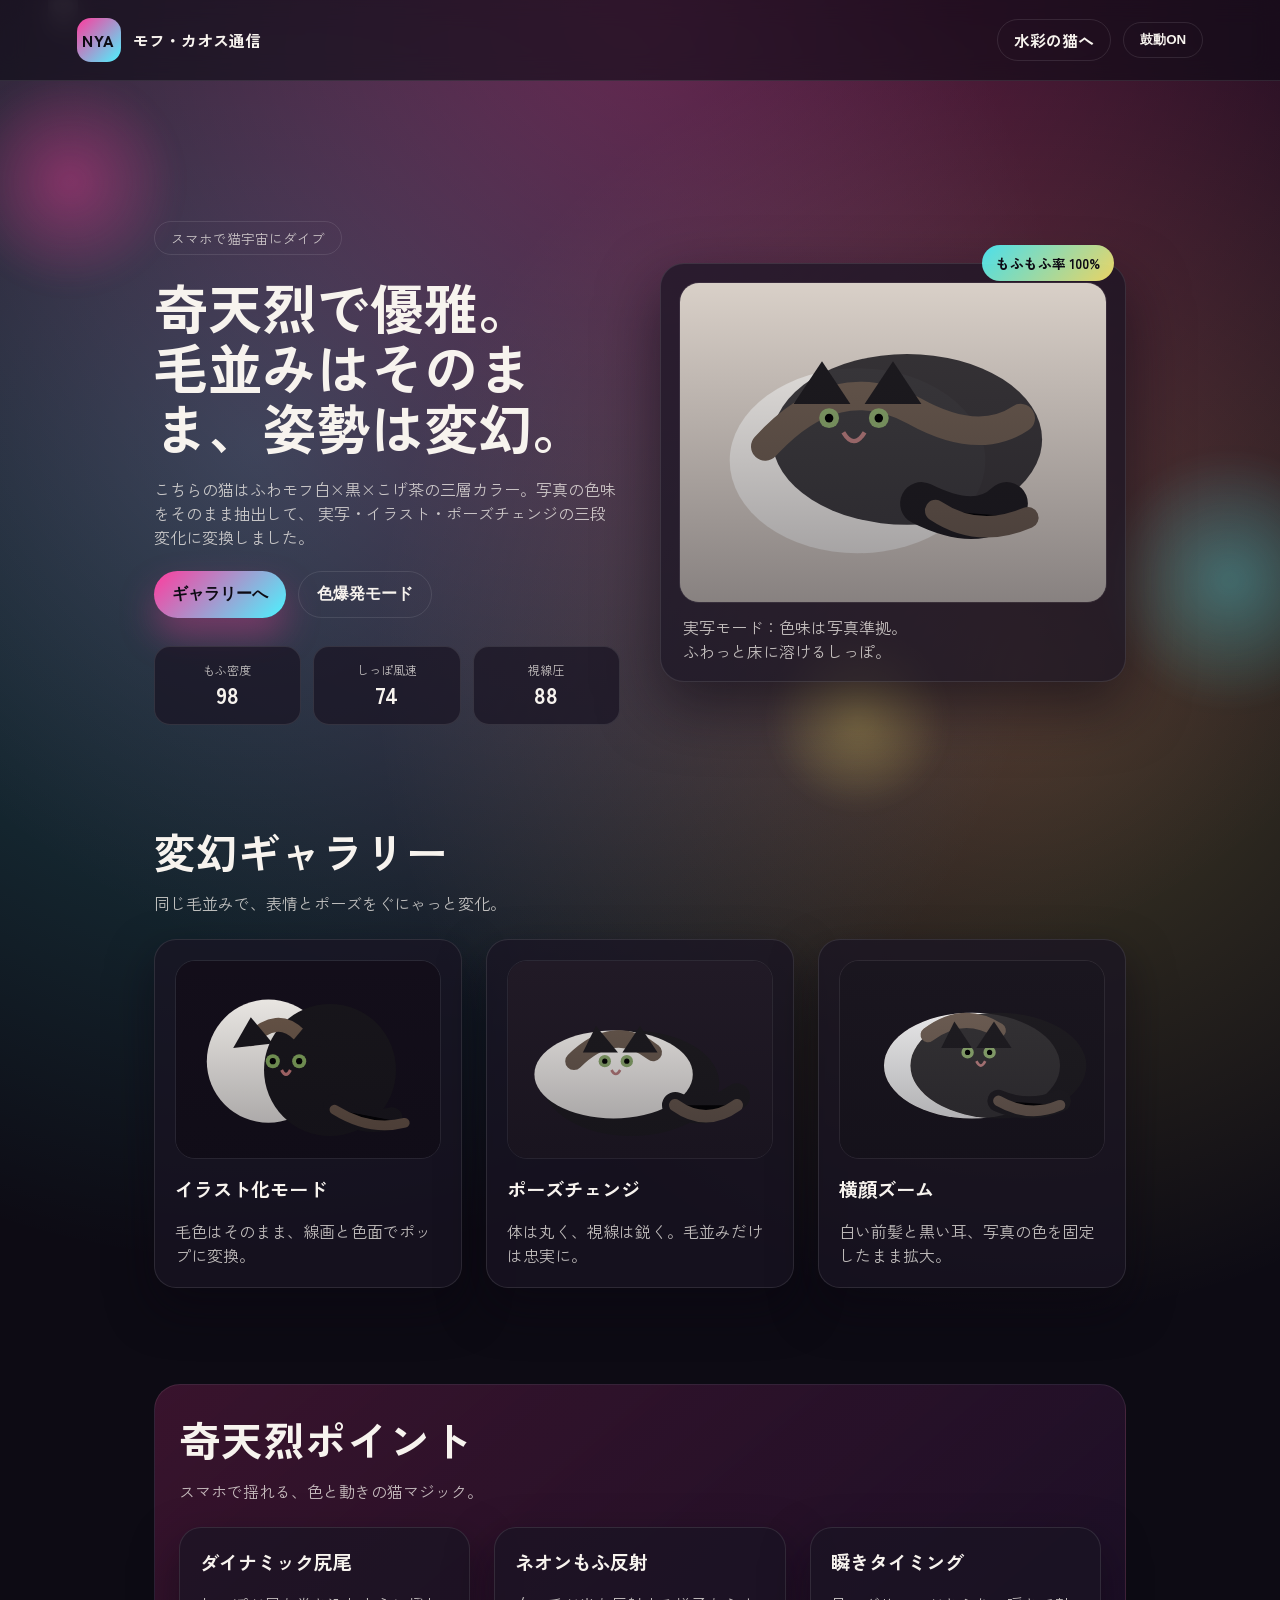
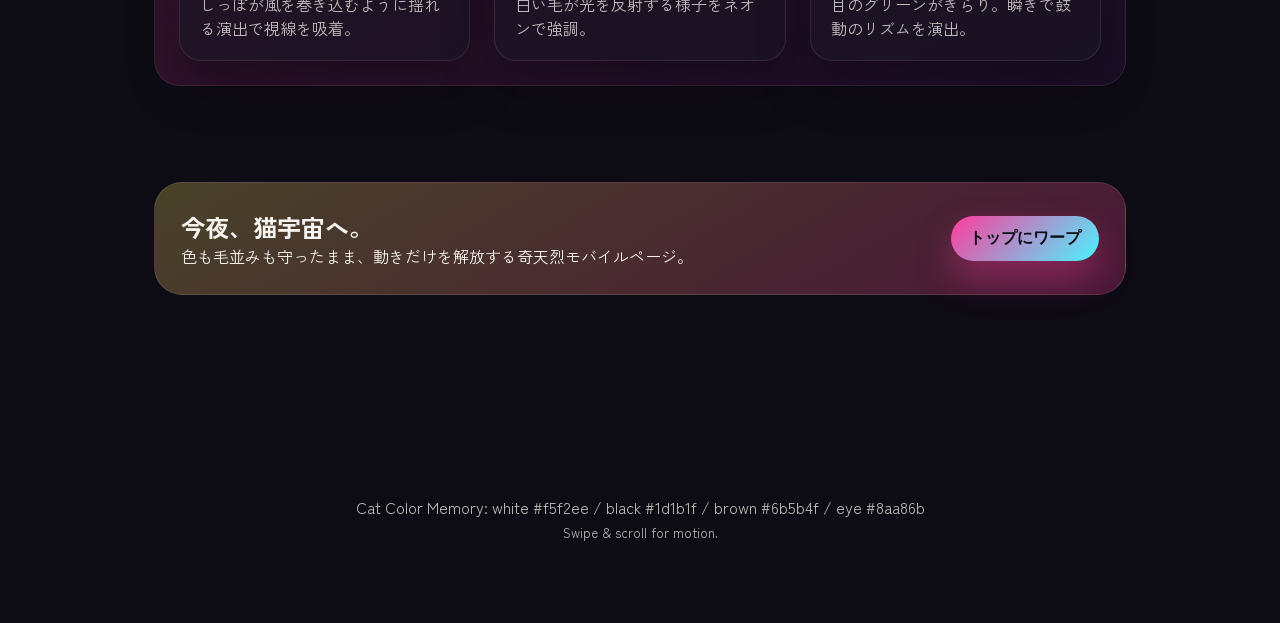
<file: index.html>
<!doctype html>
<html lang="ja">
<head>
  <meta charset="utf-8" />
  <meta name="viewport" content="width=device-width, initial-scale=1" />
  <title>モフ・カオス | ふしぎ猫の魅力紹介</title>
  <link rel="preconnect" href="https://fonts.googleapis.com" />
  <link rel="preconnect" href="https://fonts.gstatic.com" crossorigin />
  <link
    href="https://fonts.googleapis.com/css2?family=Zen+Kaku+Gothic+New:wght@400;500;700&family=Zen+Maru+Gothic:wght@400;700&display=swap"
    rel="stylesheet"
  />
  <link rel="stylesheet" href="styles.css" />
</head>
<body>
  <div class="bg-orb orb-1"></div>
  <div class="bg-orb orb-2"></div>
  <div class="bg-orb orb-3"></div>
  <div class="paw-stream" aria-hidden="true"></div>

  <header class="top">
    <div class="logo">
      <span class="logo-badge">NYA</span>
      <span>モフ・カオス通信</span>
    </div>
    <div class="top-actions">
      <a class="nav-link" href="watercolor.html">水彩の猫へ</a>
      <button class="pulse-toggle" id="pulseToggle" type="button">鼓動ON</button>
    </div>
  </header>

  <main>
    <section class="hero" id="top">
      <div class="hero-text">
        <p class="tag">スマホで猫宇宙にダイブ</p>
        <h1>奇天烈で優雅。<br />毛並みはそのまま、姿勢は変幻。</h1>
        <p>
          こちらの猫はふわモフ白×黒×こげ茶の三層カラー。写真の色味をそのまま抽出して、
          実写・イラスト・ポーズチェンジの三段変化に変換しました。
        </p>
        <div class="hero-actions">
          <button class="cta" id="scrollGallery" type="button">ギャラリーへ</button>
          <button class="ghost" id="colorBlast" type="button">色爆発モード</button>
        </div>
        <div class="stats">
          <div>
            <span>もふ密度</span>
            <strong data-count="98">0</strong>
          </div>
          <div>
            <span>しっぽ風速</span>
            <strong data-count="74">0</strong>
          </div>
          <div>
            <span>視線圧</span>
            <strong data-count="88">0</strong>
          </div>
        </div>
      </div>
      <div class="hero-visual">
        <div class="hero-card">
          <figure class="photo">
            <img src="assets/cat-real.svg" alt="白黒こげ茶の毛並みを維持した実写風の猫" />
          </figure>
          <div class="caption">
            <p>実写モード：色味は写真準拠。</p>
            <span>ふわっと床に溶けるしっぽ。</span>
          </div>
        </div>
        <div class="floating-badge">もふもふ率 100%</div>
      </div>
    </section>

    <section class="gallery" id="gallery">
      <div class="section-title">
        <h2>変幻ギャラリー</h2>
        <p>同じ毛並みで、表情とポーズをぐにゃっと変化。</p>
      </div>
      <div class="gallery-grid">
        <article class="gallery-card">
          <figure class="photo photo-illustration">
            <img src="assets/cat-illustration.svg" alt="写真を元にしたイラスト風の猫" loading="lazy" />
          </figure>
          <h3>イラスト化モード</h3>
          <p>毛色はそのまま、線画と色面でポップに変換。</p>
        </article>
        <article class="gallery-card">
          <figure class="photo">
            <img src="assets/cat-pose.svg" alt="ポーズを変えた白黒こげ茶の猫" loading="lazy" />
          </figure>
          <h3>ポーズチェンジ</h3>
          <p>体は丸く、視線は鋭く。毛並みだけは忠実に。</p>
        </article>
        <article class="gallery-card">
          <figure class="photo photo-profile">
            <img src="assets/cat-profile.svg" alt="実写風の猫の横顔" loading="lazy" />
          </figure>
          <h3>横顔ズーム</h3>
          <p>白い前髪と黒い耳、写真の色を固定したまま拡大。</p>
        </article>
      </div>
    </section>

    <section class="spotlight" id="powers">
      <div class="section-title">
        <h2>奇天烈ポイント</h2>
        <p>スマホで揺れる、色と動きの猫マジック。</p>
      </div>
      <div class="power-grid">
        <div class="power-card">
          <h3>ダイナミック尻尾</h3>
          <p>しっぽが風を巻き込むように揺れる演出で視線を吸着。</p>
        </div>
        <div class="power-card">
          <h3>ネオンもふ反射</h3>
          <p>白い毛が光を反射する様子をネオンで強調。</p>
        </div>
        <div class="power-card">
          <h3>瞬きタイミング</h3>
          <p>目のグリーンがきらり。瞬きで鼓動のリズムを演出。</p>
        </div>
      </div>
    </section>

    <section class="cta-section">
      <div>
        <h2>今夜、猫宇宙へ。</h2>
        <p>色も毛並みも守ったまま、動きだけを解放する奇天烈モバイルページ。</p>
      </div>
      <button class="cta" id="backTop" type="button">トップにワープ</button>
    </section>
  </main>

  <footer>
    <p>Cat Color Memory: white #f5f2ee / black #1d1b1f / brown #6b5b4f / eye #8aa86b</p>
    <small>Swipe & scroll for motion.</small>
  </footer>

  <script src="script.js"></script>
</body>
</html>
</file>
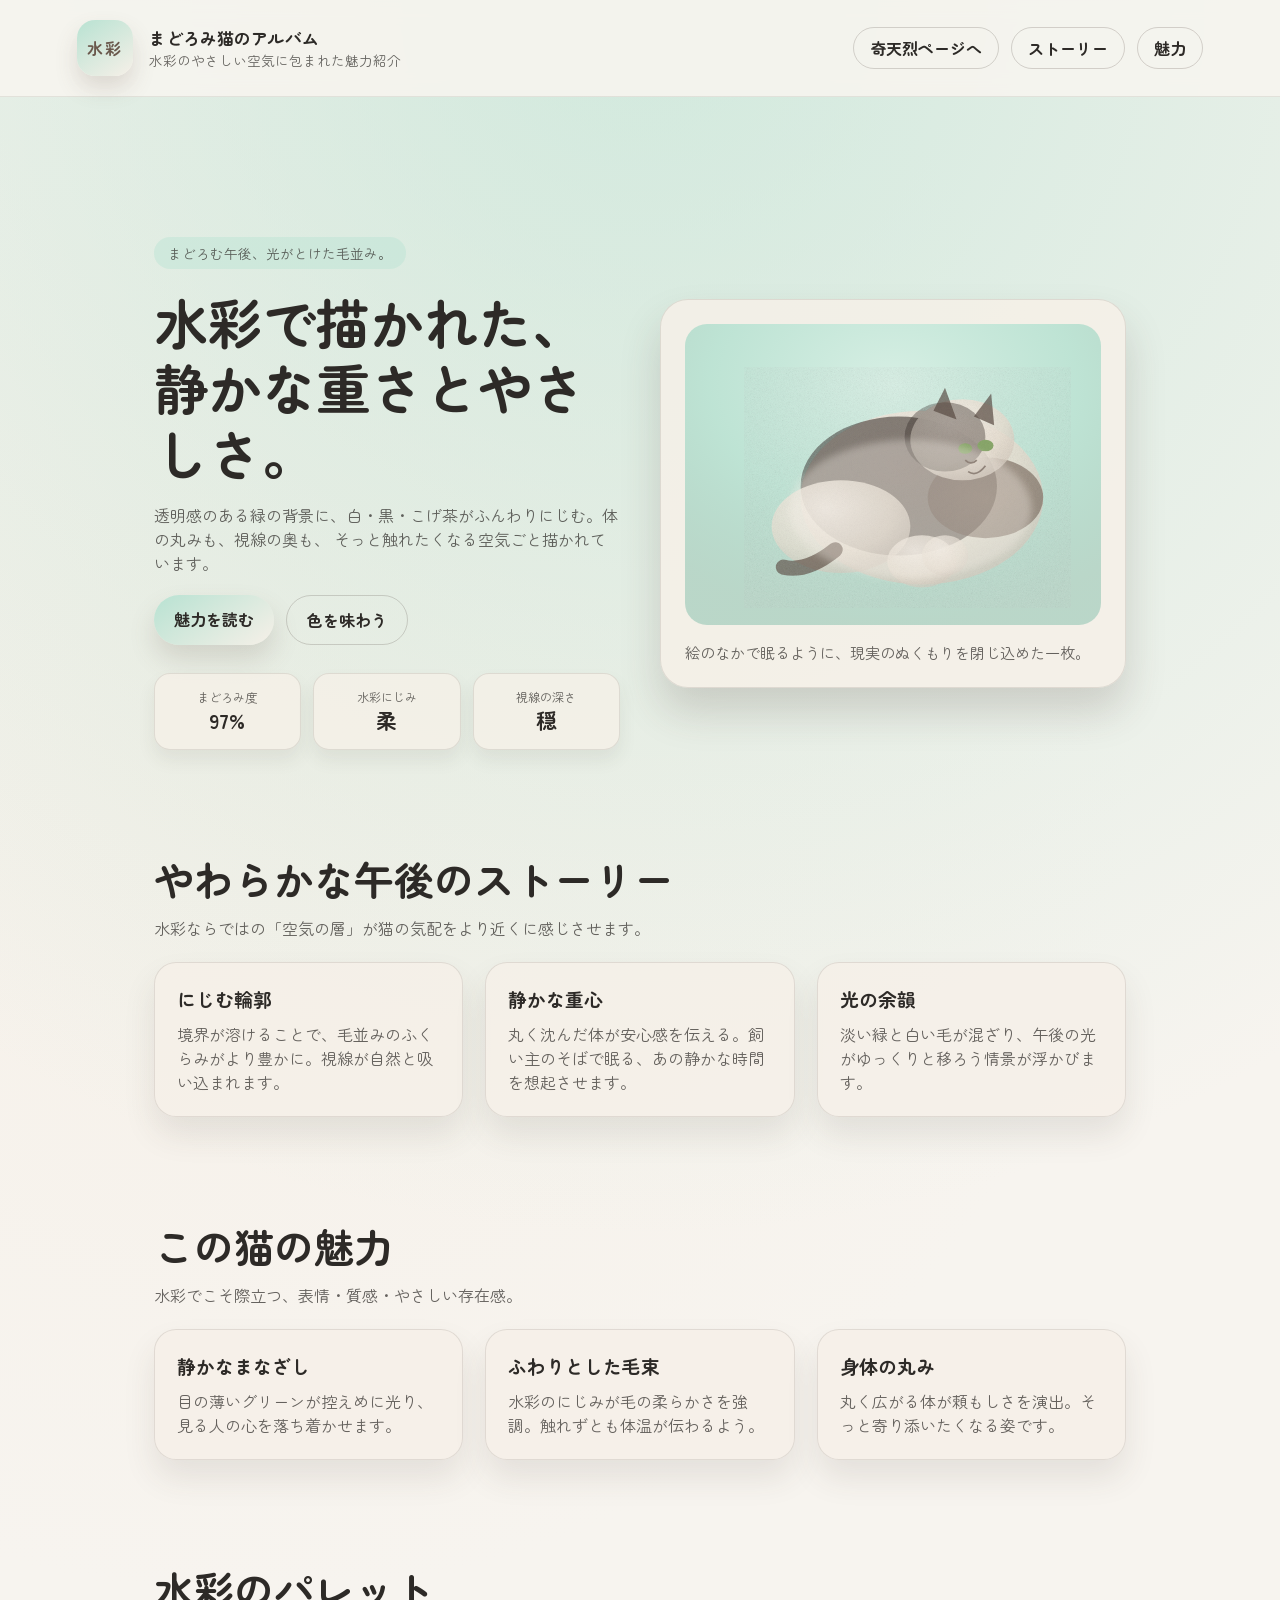
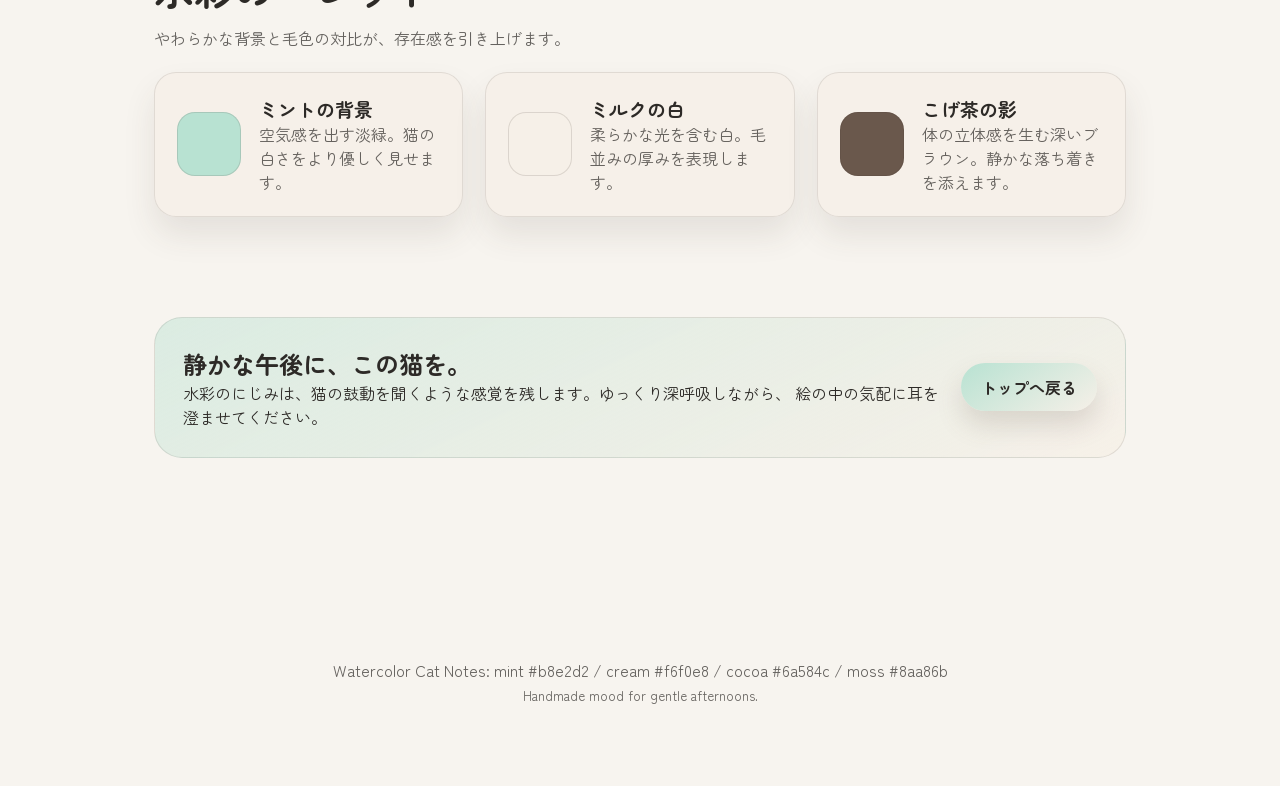
<file: watercolor.html>
<!doctype html>
<html lang="ja">
<head>
  <meta charset="utf-8" />
  <meta name="viewport" content="width=device-width, initial-scale=1" />
  <title>水彩のまどろみ猫 | 魅力の記録</title>
  <link rel="preconnect" href="https://fonts.googleapis.com" />
  <link rel="preconnect" href="https://fonts.gstatic.com" crossorigin />
  <link
    href="https://fonts.googleapis.com/css2?family=Zen+Kaku+Gothic+New:wght@400;500;700&family=Zen+Maru+Gothic:wght@400;700&display=swap"
    rel="stylesheet"
  />
  <link rel="stylesheet" href="watercolor.css" />
</head>
<body>
  <header class="site-header">
    <div class="brand">
      <span class="brand-mark">水彩</span>
      <div>
        <p class="brand-title">まどろみ猫のアルバム</p>
        <p class="brand-sub">水彩のやさしい空気に包まれた魅力紹介</p>
      </div>
    </div>
    <nav class="site-nav">
      <a href="index.html">奇天烈ページへ</a>
      <a href="#story">ストーリー</a>
      <a href="#charms">魅力</a>
    </nav>
  </header>

  <main>
    <section class="hero" id="top">
      <div class="hero-text">
        <p class="kicker">まどろむ午後、光がとけた毛並み。</p>
        <h1>水彩で描かれた、静かな重さとやさしさ。</h1>
        <p>
          透明感のある緑の背景に、白・黒・こげ茶がふんわりにじむ。体の丸みも、視線の奥も、
          そっと触れたくなる空気ごと描かれています。
        </p>
        <div class="hero-actions">
          <a class="primary" href="#charms">魅力を読む</a>
          <a class="ghost" href="#palette">色を味わう</a>
        </div>
        <div class="hero-notes">
          <div>
            <span>まどろみ度</span>
            <strong>97%</strong>
          </div>
          <div>
            <span>水彩にじみ</span>
            <strong>柔</strong>
          </div>
          <div>
            <span>視線の深さ</span>
            <strong>穏</strong>
          </div>
        </div>
      </div>
      <figure class="hero-art">
        <img src="assets/cat-watercolor.svg" alt="水彩で描かれた丸く横たわる猫" />
        <figcaption>絵のなかで眠るように、現実のぬくもりを閉じ込めた一枚。</figcaption>
      </figure>
    </section>

    <section class="story" id="story">
      <div class="section-title">
        <h2>やわらかな午後のストーリー</h2>
        <p>水彩ならではの「空気の層」が猫の気配をより近くに感じさせます。</p>
      </div>
      <div class="story-grid">
        <article>
          <h3>にじむ輪郭</h3>
          <p>境界が溶けることで、毛並みのふくらみがより豊かに。視線が自然と吸い込まれます。</p>
        </article>
        <article>
          <h3>静かな重心</h3>
          <p>丸く沈んだ体が安心感を伝える。飼い主のそばで眠る、あの静かな時間を想起させます。</p>
        </article>
        <article>
          <h3>光の余韻</h3>
          <p>淡い緑と白い毛が混ざり、午後の光がゆっくりと移ろう情景が浮かびます。</p>
        </article>
      </div>
    </section>

    <section class="charms" id="charms">
      <div class="section-title">
        <h2>この猫の魅力</h2>
        <p>水彩でこそ際立つ、表情・質感・やさしい存在感。</p>
      </div>
      <div class="charm-grid">
        <article class="charm-card">
          <h3>静かなまなざし</h3>
          <p>目の薄いグリーンが控えめに光り、見る人の心を落ち着かせます。</p>
        </article>
        <article class="charm-card">
          <h3>ふわりとした毛束</h3>
          <p>水彩のにじみが毛の柔らかさを強調。触れずとも体温が伝わるよう。</p>
        </article>
        <article class="charm-card">
          <h3>身体の丸み</h3>
          <p>丸く広がる体が頼もしさを演出。そっと寄り添いたくなる姿です。</p>
        </article>
      </div>
    </section>

    <section class="palette" id="palette">
      <div class="section-title">
        <h2>水彩のパレット</h2>
        <p>やわらかな背景と毛色の対比が、存在感を引き上げます。</p>
      </div>
      <div class="palette-grid">
        <div class="palette-card">
          <span class="swatch mint"></span>
          <div>
            <h3>ミントの背景</h3>
            <p>空気感を出す淡緑。猫の白さをより優しく見せます。</p>
          </div>
        </div>
        <div class="palette-card">
          <span class="swatch cream"></span>
          <div>
            <h3>ミルクの白</h3>
            <p>柔らかな光を含む白。毛並みの厚みを表現します。</p>
          </div>
        </div>
        <div class="palette-card">
          <span class="swatch mocha"></span>
          <div>
            <h3>こげ茶の影</h3>
            <p>体の立体感を生む深いブラウン。静かな落ち着きを添えます。</p>
          </div>
        </div>
      </div>
    </section>

    <section class="closing">
      <div>
        <h2>静かな午後に、この猫を。</h2>
        <p>
          水彩のにじみは、猫の鼓動を聞くような感覚を残します。ゆっくり深呼吸しながら、
          絵の中の気配に耳を澄ませてください。
        </p>
      </div>
      <a class="primary" href="#top">トップへ戻る</a>
    </section>
  </main>

  <footer>
    <p>Watercolor Cat Notes: mint #b8e2d2 / cream #f6f0e8 / cocoa #6a584c / moss #8aa86b</p>
    <small>Handmade mood for gentle afternoons.</small>
  </footer>
</body>
</html>
</file>
<file: styles.css>
:root {
  --bg-dark: #0d0b14;
  --bg-deep: #1c1028;
  --bg-pop: #ff3b9d;
  --bg-pop-2: #4bf4ff;
  --bg-pop-3: #ffe86b;
  --text: #f7f3ee;
  --text-muted: rgba(247, 243, 238, 0.75);
  --card: rgba(26, 20, 35, 0.72);
  --stroke: rgba(255, 255, 255, 0.1);
  --white-fur: #f5f2ee;
  --dark-fur: #1d1b1f;
  --brown-fur: #6b5b4f;
  --eye: #8aa86b;
}

* {
  box-sizing: border-box;
  margin: 0;
  padding: 0;
}

body {
  font-family: "Zen Kaku Gothic New", "Zen Maru Gothic", system-ui, sans-serif;
  color: var(--text);
  min-height: 100vh;
  background: radial-gradient(circle at top, rgba(255, 59, 157, 0.35), transparent 45%),
    radial-gradient(circle at 20% 20%, rgba(75, 244, 255, 0.25), transparent 40%),
    radial-gradient(circle at 80% 30%, rgba(255, 232, 107, 0.22), transparent 35%),
    var(--bg-dark);
  overflow-x: hidden;
}

main {
  display: grid;
  gap: 96px;
  padding: 120px 6vw 140px;
}

a {
  color: inherit;
  text-decoration: none;
}

.bg-orb {
  position: fixed;
  border-radius: 50%;
  filter: blur(10px);
  opacity: 0.6;
  z-index: 0;
  animation: float 12s ease-in-out infinite;
}

.orb-1 {
  width: 220px;
  height: 220px;
  background: radial-gradient(circle, rgba(255, 59, 157, 0.65), transparent 70%);
  top: 8%;
  left: -40px;
}

.orb-2 {
  width: 260px;
  height: 260px;
  background: radial-gradient(circle, rgba(75, 244, 255, 0.55), transparent 70%);
  top: 50%;
  right: -80px;
  animation-delay: 1.2s;
}

.orb-3 {
  width: 180px;
  height: 180px;
  background: radial-gradient(circle, rgba(255, 232, 107, 0.55), transparent 70%);
  bottom: 10%;
  left: 60%;
  animation-delay: 2.4s;
}

.paw-stream {
  position: fixed;
  inset: 0;
  pointer-events: none;
  z-index: 1;
  overflow: hidden;
}

.paw {
  position: absolute;
  width: 28px;
  height: 28px;
  background: radial-gradient(circle at 30% 30%, var(--white-fur), transparent 60%),
    radial-gradient(circle at 70% 30%, var(--white-fur), transparent 60%),
    radial-gradient(circle at 50% 70%, var(--white-fur), transparent 60%),
    radial-gradient(circle, var(--dark-fur), transparent 70%);
  opacity: 0.18;
  animation: paw-drift 8s linear infinite;
}

.top {
  position: sticky;
  top: 0;
  z-index: 5;
  padding: 18px 6vw;
  display: flex;
  align-items: center;
  justify-content: space-between;
  backdrop-filter: blur(12px);
  background: rgba(13, 11, 20, 0.6);
  border-bottom: 1px solid var(--stroke);
  gap: 16px;
}

.logo {
  display: flex;
  align-items: center;
  gap: 12px;
  font-weight: 700;
}

.top-actions {
  display: flex;
  align-items: center;
  gap: 12px;
}

.logo-badge {
  width: 44px;
  height: 44px;
  border-radius: 14px;
  display: grid;
  place-items: center;
  background: linear-gradient(135deg, var(--bg-pop), var(--bg-pop-2));
  color: var(--bg-dark);
  font-weight: 800;
  letter-spacing: 1px;
}

.pulse-toggle {
  background: transparent;
  border: 1px solid var(--stroke);
  color: var(--text);
  padding: 8px 16px;
  border-radius: 999px;
  font-weight: 600;
}

.nav-link {
  border-radius: 999px;
  padding: 8px 16px;
  border: 1px solid var(--stroke);
  color: var(--text);
  font-weight: 600;
  transition: transform 0.2s ease, border-color 0.2s ease;
}

.nav-link:hover,
.nav-link:focus-visible {
  transform: translateY(-2px);
  border-color: rgba(255, 255, 255, 0.4);
}

.hero {
  position: relative;
  z-index: 2;
  display: grid;
  gap: 40px;
}

.hero-text h1 {
  font-size: clamp(2.2rem, 6vw, 3.4rem);
  line-height: 1.1;
  margin-bottom: 20px;
}

.hero-text p {
  color: var(--text-muted);
  margin-bottom: 22px;
}

.tag {
  display: inline-flex;
  padding: 6px 16px;
  border-radius: 999px;
  border: 1px solid var(--stroke);
  color: var(--bg-pop-2);
  font-size: 0.85rem;
  margin-bottom: 16px;
}

.hero-actions {
  display: flex;
  flex-direction: column;
  gap: 12px;
  margin-bottom: 28px;
}

.cta,
.ghost {
  border-radius: 999px;
  padding: 12px 18px;
  font-size: 1rem;
  border: none;
  cursor: pointer;
  font-weight: 700;
}

.cta {
  background: linear-gradient(135deg, var(--bg-pop), var(--bg-pop-2));
  color: #0d0b14;
  box-shadow: 0 18px 35px rgba(255, 59, 157, 0.35);
}

.ghost {
  background: transparent;
  border: 1px solid var(--stroke);
  color: var(--text);
}

.stats {
  display: grid;
  grid-template-columns: repeat(3, minmax(0, 1fr));
  gap: 12px;
}

.stats div {
  padding: 14px;
  border-radius: 16px;
  background: var(--card);
  border: 1px solid var(--stroke);
  text-align: center;
}

.stats span {
  display: block;
  font-size: 0.75rem;
  color: var(--text-muted);
}

.stats strong {
  font-size: 1.4rem;
}

.hero-visual {
  position: relative;
}

.hero-card {
  padding: 18px;
  border-radius: 24px;
  background: var(--card);
  border: 1px solid var(--stroke);
  box-shadow: 0 24px 60px rgba(12, 8, 20, 0.6);
}

.photo {
  width: 100%;
  border-radius: 20px;
  aspect-ratio: 4 / 3;
  position: relative;
  overflow: hidden;
  border: 1px solid rgba(255, 255, 255, 0.08);
  margin: 0;
}

.photo::after {
  content: "";
  position: absolute;
  inset: 0;
  background: linear-gradient(180deg, transparent, rgba(13, 11, 20, 0.4));
}

.photo img {
  position: absolute;
  inset: 0;
  width: 100%;
  height: 100%;
  object-fit: cover;
}

.photo-illustration img {
  filter: saturate(1.2) contrast(1.05);
}

.photo-profile img {
  filter: saturate(0.95) brightness(1.1);
}

.caption {
  padding: 12px 4px 0;
  color: var(--text-muted);
}

.floating-badge {
  position: absolute;
  top: -18px;
  right: 12px;
  padding: 8px 14px;
  border-radius: 999px;
  background: linear-gradient(135deg, rgba(75, 244, 255, 0.9), rgba(255, 232, 107, 0.9));
  color: #0d0b14;
  font-weight: 700;
  font-size: 0.85rem;
  animation: float 6s ease-in-out infinite;
}

.section-title {
  display: grid;
  gap: 10px;
  text-align: left;
}

.section-title h2 {
  font-size: clamp(1.8rem, 5vw, 2.6rem);
}

.section-title p {
  color: var(--text-muted);
}

.gallery-grid,
.power-grid {
  display: grid;
  gap: 24px;
  margin-top: 24px;
}

.gallery-card,
.power-card {
  padding: 20px;
  border-radius: 22px;
  background: var(--card);
  border: 1px solid var(--stroke);
  box-shadow: 0 20px 45px rgba(10, 6, 16, 0.5);
  display: grid;
  gap: 16px;
}

.gallery-card h3,
.power-card h3 {
  font-size: 1.2rem;
}

.gallery-card p,
.power-card p {
  color: var(--text-muted);
}

.spotlight {
  padding: 24px;
  border-radius: 26px;
  border: 1px solid rgba(255, 255, 255, 0.08);
  background: linear-gradient(140deg, rgba(255, 59, 157, 0.18), rgba(28, 16, 40, 0.9));
}

.cta-section {
  border-radius: 28px;
  padding: 26px;
  background: linear-gradient(150deg, rgba(255, 232, 107, 0.25), rgba(255, 59, 157, 0.25));
  display: grid;
  gap: 18px;
  border: 1px solid var(--stroke);
}

footer {
  padding: 40px 6vw 80px;
  color: var(--text-muted);
  text-align: center;
}

.color-blast {
  --bg-pop: #73fbd3;
  --bg-pop-2: #ffb86c;
  --bg-pop-3: #b388ff;
}

@keyframes float {
  0%,
  100% {
    transform: translateY(0);
  }
  50% {
    transform: translateY(-16px);
  }
}

@keyframes paw-drift {
  0% {
    transform: translateY(110vh) translateX(0) rotate(0deg);
  }
  100% {
    transform: translateY(-20vh) translateX(20px) rotate(40deg);
  }
}

@media (min-width: 760px) {
  main {
    padding: 140px 12vw 160px;
  }

  .hero {
    grid-template-columns: repeat(2, minmax(0, 1fr));
    align-items: center;
  }

  .hero-actions {
    flex-direction: row;
  }

  .gallery-grid,
  .power-grid {
    grid-template-columns: repeat(3, minmax(0, 1fr));
  }

  .cta-section {
    grid-template-columns: 1fr auto;
    align-items: center;
  }
}

@media (prefers-reduced-motion: reduce) {
  .bg-orb,
  .paw,
  .floating-badge {
    animation: none;
  }
}
</file>
<file: watercolor.css>
:root {
  --ink: #2d2a27;
  --soft-ink: rgba(45, 42, 39, 0.72);
  --paper: #f7f4ef;
  --mint: #b8e2d2;
  --mint-dark: #93cbb7;
  --cream: #f6f0e8;
  --mocha: #6a584c;
  --shadow: rgba(70, 58, 50, 0.18);
}

* {
  box-sizing: border-box;
  margin: 0;
  padding: 0;
}

body {
  font-family: "Zen Maru Gothic", "Zen Kaku Gothic New", system-ui, sans-serif;
  color: var(--ink);
  background: radial-gradient(circle at top, rgba(184, 226, 210, 0.6), transparent 50%),
    radial-gradient(circle at 20% 30%, rgba(246, 240, 232, 0.9), transparent 45%),
    var(--paper);
  min-height: 100vh;
}

a {
  color: inherit;
  text-decoration: none;
}

main {
  display: grid;
  gap: 100px;
  padding: 120px 6vw 140px;
}

.site-header {
  position: sticky;
  top: 0;
  z-index: 10;
  padding: 20px 6vw;
  display: flex;
  align-items: center;
  justify-content: space-between;
  background: rgba(247, 244, 239, 0.9);
  backdrop-filter: blur(10px);
  border-bottom: 1px solid rgba(70, 58, 50, 0.1);
  gap: 20px;
}

.brand {
  display: flex;
  align-items: center;
  gap: 16px;
}

.brand-mark {
  display: grid;
  place-items: center;
  width: 56px;
  height: 56px;
  border-radius: 18px;
  background: linear-gradient(145deg, var(--mint), var(--cream));
  color: var(--mocha);
  font-weight: 700;
  letter-spacing: 2px;
  box-shadow: 0 12px 22px rgba(106, 88, 76, 0.18);
}

.brand-title {
  font-weight: 700;
  font-size: 1.05rem;
}

.brand-sub {
  color: var(--soft-ink);
  font-size: 0.85rem;
}

.site-nav {
  display: flex;
  gap: 12px;
  flex-wrap: wrap;
}

.site-nav a {
  padding: 8px 16px;
  border-radius: 999px;
  border: 1px solid rgba(70, 58, 50, 0.2);
  font-weight: 600;
  transition: transform 0.2s ease, border-color 0.2s ease;
}

.site-nav a:hover,
.site-nav a:focus-visible {
  transform: translateY(-2px);
  border-color: rgba(70, 58, 50, 0.5);
}

.hero {
  display: grid;
  gap: 40px;
  align-items: center;
}

.hero-text h1 {
  font-size: clamp(2.2rem, 5vw, 3.4rem);
  line-height: 1.2;
  margin-bottom: 18px;
}

.hero-text p {
  color: var(--soft-ink);
  margin-bottom: 20px;
}

.kicker {
  display: inline-flex;
  padding: 6px 14px;
  border-radius: 999px;
  background: rgba(184, 226, 210, 0.45);
  font-size: 0.85rem;
  margin-bottom: 14px;
}

.hero-actions {
  display: flex;
  flex-wrap: wrap;
  gap: 12px;
  margin-bottom: 28px;
}

.primary,
.ghost {
  padding: 12px 20px;
  border-radius: 999px;
  font-weight: 700;
  border: none;
}

.primary {
  background: linear-gradient(145deg, var(--mint), var(--cream));
  box-shadow: 0 14px 26px rgba(106, 88, 76, 0.18);
}

.ghost {
  border: 1px solid rgba(70, 58, 50, 0.2);
  background: transparent;
}

.hero-notes {
  display: grid;
  grid-template-columns: repeat(3, minmax(0, 1fr));
  gap: 12px;
}

.hero-notes div {
  padding: 14px;
  border-radius: 16px;
  background: rgba(246, 240, 232, 0.8);
  border: 1px solid rgba(70, 58, 50, 0.12);
  text-align: center;
  box-shadow: 0 10px 18px rgba(70, 58, 50, 0.08);
}

.hero-notes span {
  display: block;
  font-size: 0.75rem;
  color: var(--soft-ink);
}

.hero-notes strong {
  font-size: 1.3rem;
}

.hero-art {
  padding: 24px;
  border-radius: 28px;
  background: rgba(246, 240, 232, 0.85);
  border: 1px solid rgba(70, 58, 50, 0.12);
  box-shadow: 0 24px 40px rgba(70, 58, 50, 0.18);
  display: grid;
  gap: 16px;
}

.hero-art img {
  width: 100%;
  border-radius: 22px;
  display: block;
}

.hero-art figcaption {
  color: var(--soft-ink);
  font-size: 0.95rem;
}

.section-title {
  display: grid;
  gap: 8px;
}

.section-title h2 {
  font-size: clamp(1.8rem, 4vw, 2.5rem);
}

.section-title p {
  color: var(--soft-ink);
}

.story-grid,
.charm-grid,
.palette-grid {
  display: grid;
  gap: 22px;
  margin-top: 22px;
}

.story-grid article,
.charm-card,
.palette-card {
  padding: 22px;
  border-radius: 22px;
  background: rgba(246, 240, 232, 0.82);
  border: 1px solid rgba(70, 58, 50, 0.12);
  box-shadow: 0 18px 32px rgba(70, 58, 50, 0.1);
  display: grid;
  gap: 10px;
}

.story-grid p,
.charm-card p,
.palette-card p {
  color: var(--soft-ink);
}

.palette-card {
  grid-template-columns: auto 1fr;
  align-items: center;
  gap: 18px;
}

.swatch {
  width: 64px;
  height: 64px;
  border-radius: 18px;
  display: inline-block;
  box-shadow: inset 0 0 0 1px rgba(70, 58, 50, 0.15);
}

.swatch.mint {
  background: var(--mint);
}

.swatch.cream {
  background: var(--cream);
}

.swatch.mocha {
  background: var(--mocha);
}

.closing {
  border-radius: 28px;
  padding: 28px;
  background: linear-gradient(155deg, rgba(184, 226, 210, 0.45), rgba(246, 240, 232, 0.95));
  border: 1px solid rgba(70, 58, 50, 0.12);
  display: grid;
  gap: 20px;
  align-items: center;
}

footer {
  text-align: center;
  padding: 40px 6vw 80px;
  color: var(--soft-ink);
}

@media (min-width: 860px) {
  main {
    padding: 140px 12vw 160px;
  }

  .hero {
    grid-template-columns: repeat(2, minmax(0, 1fr));
  }

  .story-grid,
  .charm-grid {
    grid-template-columns: repeat(3, minmax(0, 1fr));
  }

  .palette-grid {
    grid-template-columns: repeat(3, minmax(0, 1fr));
  }

  .closing {
    grid-template-columns: 1fr auto;
  }
}

@media (max-width: 560px) {
  .site-header {
    flex-direction: column;
    align-items: flex-start;
  }

  .hero-notes {
    grid-template-columns: 1fr;
  }
}
</file>
